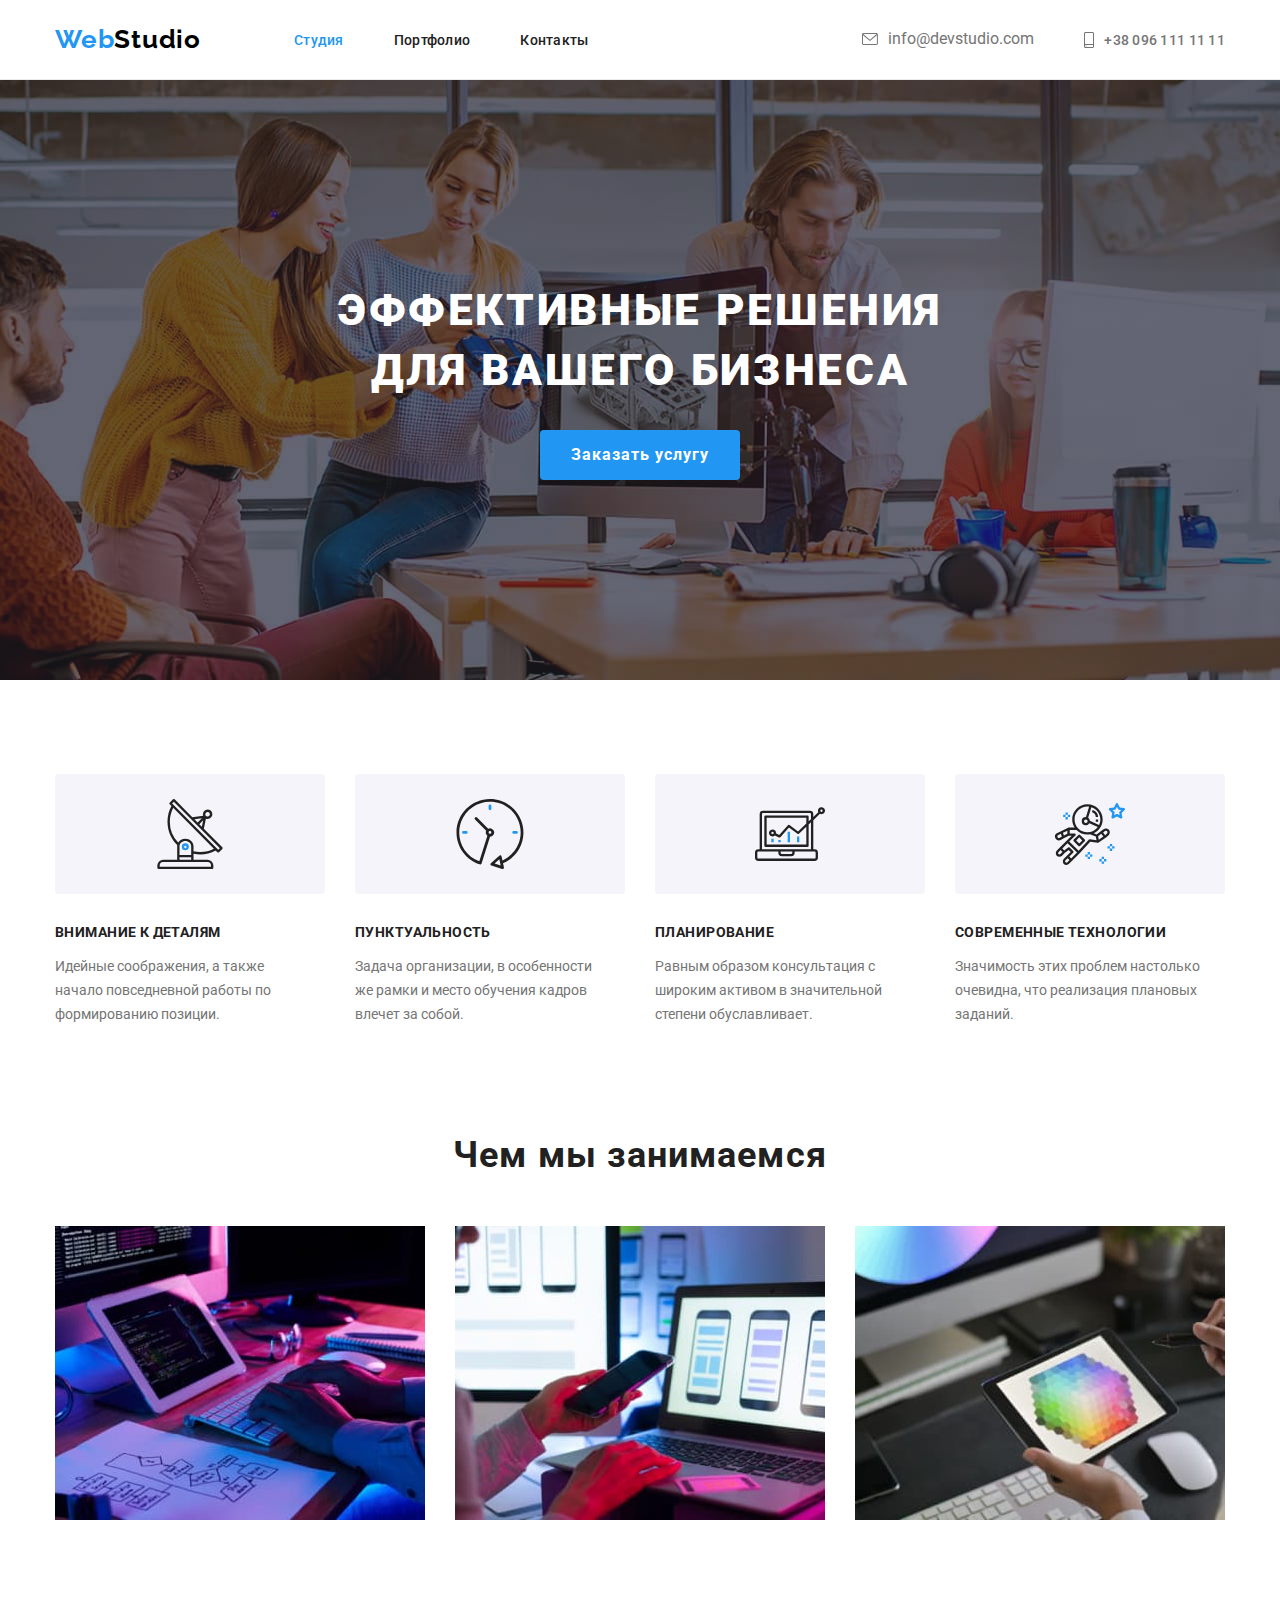
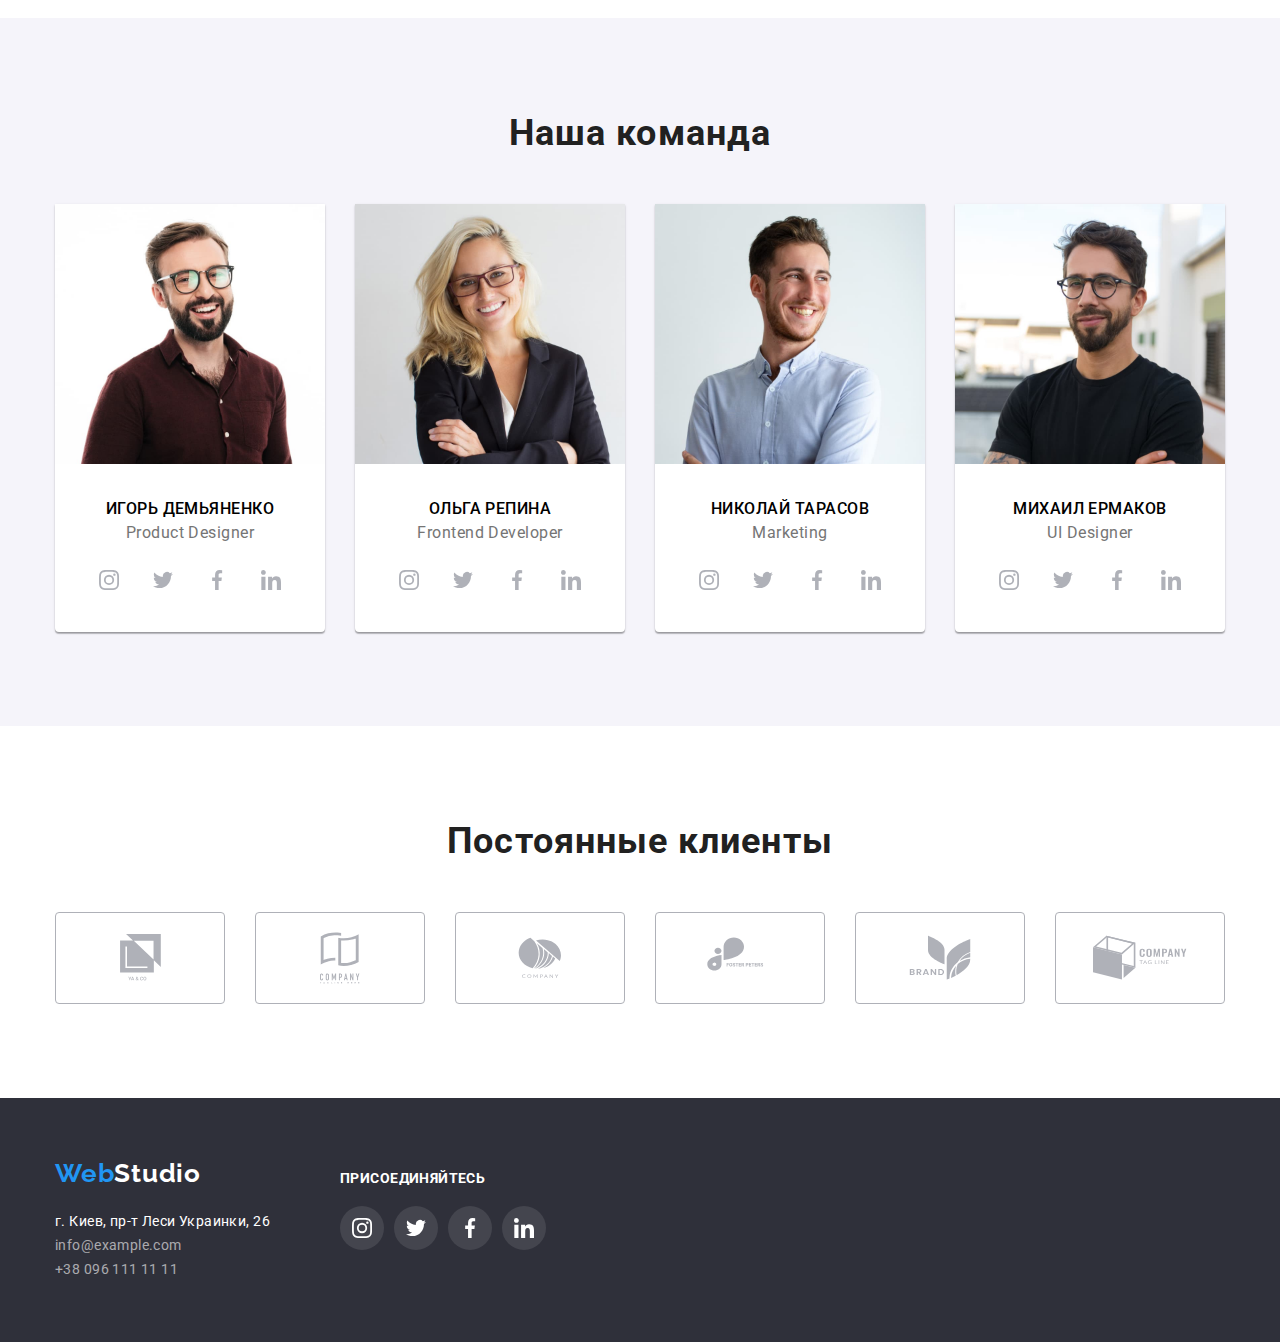
<file: index.html>
<!DOCTYPE html>
<html lang="ru">
  <head>
    <meta charset="UTF-8" />
    <meta http-equiv="X-UA-Compatible" content="IE=edge" />
    <meta name="viewport" content="width=device-width, initial-scale=1.0" />
    <title>Studio</title>
    <link rel="stylesheet" href="./css/normalize.css" />
    <link rel="stylesheet" href="./css/style.css" />
    <link
      href="https://fonts.googleapis.com/css2?family=Raleway:wght@700&family=Roboto:wght@400;500;700;900&display=swap"
      rel="stylesheet"
    />
  </head>
  <body>
    <header class="header-sections">
      <div class="container header-container">
        <nav class="main-nav">
          <a class="webstudio" href="./index.html"
            ><span class="txt-bl">Web</span>Studio</a
          >
          <ul class="all-header">
            <li class="item header-link">
              <a href="./index.html" class="current" >Студия</a>
            </li>
            <li class="item header-link">
              <a href="./portfolio.html">Портфолио</a>
            </li>
            <li class="item header-link"><a href="">Контакты</a></li>
          </ul>
          </nav>
          <ul class="header-contacts">
            <li class="item header-mail">
              <a class="header-mail-set" href="mailto:info@devstudio.com">
                <svg class="header-mail-icon" width= "16" height= "12">
                  <use href="./images/symbol-defs.svg#icon-envelope"></use>
                </svg>info@devstudio.com</a>
            </li>
            <li class="item header-phone">
              <a class="header-phone-set" href="tel:+380961111111">
                <svg class="header-phone-icon" width= "10" height= "16">
                <use href="./images/symbol-defs.svg#icon-smartphone"></use>
              </svg>+38 096 111 11 11</a>
            </li>
          </ul>
      </div>
    </header>
    <main>
      <section class="main-header-sections">
        <h1>
          Эффективные решения <br />
          для вашего бизнеса
        </h1>
        <button type="button" class="btn-blue">Заказать услугу</button>
      </section>
      <section class="all-about-sections">
        <div class="container">
          <ul class="menu all-about">
            <li class="item">
              <div class="item-icon">
                <svg class="item-icon-svg">
                  <use href="./images/symbol-defs.svg#icon-antenna"></use>
                </svg>
              </div>
              <h3 class="item-text">Внимание к деталям</h3>
              <p class="about">
                Идейные соображения, а также <br />
                начало повседневной работы по <br />
                формированию позиции.
              </p>
            </li>
            <li class="item">
              <div class="item-icon">
                <svg class="item-icon-svg">
                  <use href="./images/symbol-defs.svg#icon-clock1"></use>
                </svg>
              </div>
              <h3 class="item-text">Пунктуальность</h3>
              <p class="about">
                Задача организации, в особенности <br />
                же рамки и место обучения кадров <br />
                влечет за собой.
              </p>
            </li>
            <li class="item">
              <div class="item-icon">
                <svg class="item-icon-svg">
                  <use href="./images/symbol-defs.svg#icon-diagram"></use>
                </svg>
              </div>
              <h3 class="item-text">Планирование</h3>
              <p class="about">
                Равным образом консультация с <br />
                широким активом в значительной <br />
                степени обуславливает.
              </p>
            </li>
            <li class="item">
              <div class="item-icon">
                <svg class="item-icon-svg">
                  <use href="./images/symbol-defs.svg#icon-astronaut"></use>
                </svg>
              </div>
              <h3 class="item-text">Современные технологии</h3>
              <p class="about">
                Значимость этих проблем настолько <br />
                очевидна, что реализация плановых <br />
                заданий.
              </p>
            </li>
          </ul>
        </div>
      </section>
      <section class="all-work-sections">
        <div class="container">
          <h2 class="work-text">Чем мы занимаемся</h2>
          <ul class="menu work-sections">
            <li class="item">
              <img src="./images/box1.jpg" alt="box1" width="370" />
            </li>
            <li class="item">
              <img src="./images/box2.jpg" alt="box2" width="370" />
            </li>
            <li class="item">
              <img src="./images/box3.jpg" alt="box3" width="370" />
            </li>
          </ul>
        </div>
        </section>
        <section class="team-sections">
          <div class="container">
            <h2>Наша команда</h2>
            <ul class="menu team-sections-box">
              <li class="item team">
                <img src="./images/igor.jpg" alt="igor" width="270" />
                <div class="team-text">
                  <h3 class="team-employee">Игорь Демьяненко</h3>
                  <p class="team-position">Product Designer</p>
                  <ul class="icons-list">
                    <li class="item">
                      <a class="links-list" href="">
                        <svg class="icon" width="20px" height="20px">
                          <use href="./images/symbol-defs.svg#icon-instagram"></use>
                        </svg>
                      </a>
                    </li>
                    <li class="item">
                      <a class="links-list" href="">
                        <svg class="icon" width="20px" height="20px">
                          <use href="./images/symbol-defs.svg#icon-twitter"></use>
                        </svg>
                      </a>
                    </li>
                    <li class="item">
                      <a class="links-list" href="">
                        <svg class="icon" width="20px" height="20px">
                          <use href="./images/symbol-defs.svg#icon-facebook"></use>
                        </svg>
                      </a>
                    </li>
                    <li class="item">
                      <a class="links-list" href="">
                        <svg class="icon" width="20px" height="20px">
                          <use href="./images/symbol-defs.svg#icon-linkedin"></use>
                        </svg>
                      </a>
                    </li>
                  </ul>
                </div>
              </li>
              <li class="item team">
                <img src="./images/olga.jpg" alt="olga" width="270" />
                <div class="team-text">
                  <h3 class="team-employee">Ольга Репина</h3>
                  <p class="team-position">Frontend Developer</p>
                  <ul class="icons-list">
                    <li class="item">
                      <a class="links-list" href="">
                        <svg class="icon" width="20px" height="20px">
                          <use href="./images/symbol-defs.svg#icon-instagram"></use>
                        </svg>
                      </a>
                    </li>
                    <li class="item">
                      <a class="links-list" href="">
                        <svg class="icon" width="20px" height="20px">
                          <use href="./images/symbol-defs.svg#icon-twitter"></use>
                        </svg>
                      </a>
                    </li>
                    <li class="item">
                      <a class="links-list" href="">
                        <svg class="icon" width="20px" height="20px">
                          <use href="./images/symbol-defs.svg#icon-facebook"></use>
                        </svg>
                      </a>
                    </li>
                    <li class="item">
                      <a class="links-list" href="">
                        <svg class="icon" width="20px" height="20px">
                          <use href="./images/symbol-defs.svg#icon-linkedin"></use>
                        </svg>
                      </a>
                    </li>
                  </ul>
                </div>
              </li>
              <li class="item team">
                <img src="./images/nikolay.jpg" alt="nikolay" width="270" />
                <div class="team-text">
                  <h3 class="team-employee">Николай Тарасов</h3>
                  <p class="team-position">Marketing</p>
                  <ul class="icons-list">
                    <li class="item">
                      <a class="links-list" href="">
                        <svg class="icon" width="20px" height="20px">
                          <use href="./images/symbol-defs.svg#icon-instagram"></use>
                        </svg>
                      </a>
                    </li>
                    <li class="item">
                      <a class="links-list" href="">
                        <svg class="icon" width="20px" height="20px">
                          <use href="./images/symbol-defs.svg#icon-twitter"></use>
                        </svg>
                      </a>
                    </li>
                    <li class="item">
                      <a class="links-list" href="">
                        <svg class="icon" width="20px" height="20px">
                          <use href="./images/symbol-defs.svg#icon-facebook"></use>
                        </svg>
                      </a>
                    </li>
                    <li class="item">
                      <a class="links-list" href="">
                        <svg class="icon" width="20px" height="20px">
                          <use href="./images/symbol-defs.svg#icon-linkedin"></use>
                        </svg>
                      </a>
                    </li>
                  </ul>
                </div>
              </li>
              <li class="item team">
                <img src="./images/michael.jpg" alt="michael" width="270" />
                <div class="team-text">
                  <h3 class="team-employee">Михаил Ермаков</h3>
                  <p class="team-position">UI Designer</p>
                  <ul class="icons-list">
                    <li class="item">
                      <a class="links-list" href="">
                        <svg class="icon" width="20px" height="20px">
                          <use href="./images/symbol-defs.svg#icon-instagram"></use>
                        </svg>
                      </a>
                    </li>
                    <li class="item">
                      <a class="links-list" href="">
                        <svg class="icon" width="20px" height="20px">
                          <use href="./images/symbol-defs.svg#icon-twitter"></use>
                        </svg>
                      </a>
                    </li>
                    <li class="item">
                      <a class="links-list" href="">
                        <svg class="icon" width="20px" height="20px">
                          <use href="./images/symbol-defs.svg#icon-facebook"></use>
                        </svg>
                      </a>
                    </li>
                    <li class="item">
                      <a class="links-list" href="">
                        <svg class="icon" width="20px" height="20px">
                          <use href="./images/symbol-defs.svg#icon-linkedin"></use>
                        </svg>
                      </a>
                    </li>
                  </ul>
                </div>
              </li>
            </ul>
          </div>
      </section>
      <section class="clients-sections">
        <div class="container">
          <h2 class="clients-text">Постоянные клиенты</h2>
          <ul class="clients-set">
            <li class="item">
              <a href="" class="clients-logo" >
                <svg width="41" height="46.7">
                  <use href="./images/symbol-defs.svg#icon-client1"></use>
                </svg>
              </a>
            </li>
            <li class="item">
              <a href="" class="clients-logo" >
                <svg width="40" height="52">
                  <use href="./images/symbol-defs.svg#icon-client2"></use>
                </svg>
              </a>
            </li>
            <li class="item">
              <a href="" class="clients-logo" >
                <svg width="43.46" height="41.18">
                  <use href="./images/symbol-defs.svg#icon-client3"></use>
                </svg>
              </a>
            </li>
            <li class="item">
              <a href="" class="clients-logo" >
                <svg width="84.44" height="40.62">
                  <use href="./images/symbol-defs.svg#icon-client4"></use>
                </svg>
              </a>
            </li>
            <li class="item">
              <a href="" class="clients-logo" >
                <svg width="62.64" height="45.43">
                  <use href="./images/symbol-defs.svg#icon-client5"></use>
                </svg>
              </a>
            </li>
            <li class="item">
              <a href="" class="clients-logo" >
                <svg width="93.79" height="46.7">
                  <use href="./images/symbol-defs.svg#icon-client6"></use>
                </svg>
              </a>
            </li>
          </ul>
        </div>
      </section>
    </main>
    <footer class="footer-sections">  
      <div class="container">
          <div class="container-adress">
          <a class="webstudio white" href="./index.html"
            ><span class="txt-bl">Web</span>Studio</a>
          <address>
            <ul class="footer-all">
              <li>
                <a
                  class="map link footer-adress"
                  href="https://bit.ly/3ffIdBp"
                  target="_blank"
                  rel="noopener noreferrer"
                  >г. Киев, пр-т Леси Украинки, 26</a>
              </li>
              <li>
                <a href="mailto:info@example.com" class="footer-mail">info@example.com</a
                >
              </li>
              <li>
                <a href="tel:+380961111111" class="footer-phone">+38 096 111 11 11</a
                >
              </li>
            </ul>
          </address>
          </div>
          <div class="connections">
            <h2 class="connections-text">присоединяйтесь</h2>
            <ul class="connections-set">
              <li class="item">
                <a href="" class="connections-set-icon">
                  <svg class="connections-icon">
                    <use href="./images/symbol-defs.svg#icon-instagram_footer"></use>       
                  </svg>
                </a>
              </li>
              <li class="item">
                <a href="" class="connections-set-icon">
                  <svg class="connections-icon">
                    <use href="./images/symbol-defs.svg#icon-twitter_footer"></use>       
                  </svg>
                </a>
              </li>
              <li class="item">
                <a href="" class="connections-set-icon">
                  <svg class="connections-icon">
                    <use href="./images/symbol-defs.svg#icon-facebook_footer"></use>       
                  </svg>
                </a>
              </li>
              <li class="item">
                <a href="" class="connections-set-icon">
                  <svg class="connections-icon">
                    <use href="./images/symbol-defs.svg#icon-linkedin_footer"></use>       
                  </svg>
                </a>
              </li>
            </ul>
          </div>
    </div>
    </footer>
  </body>
</html>
</file>
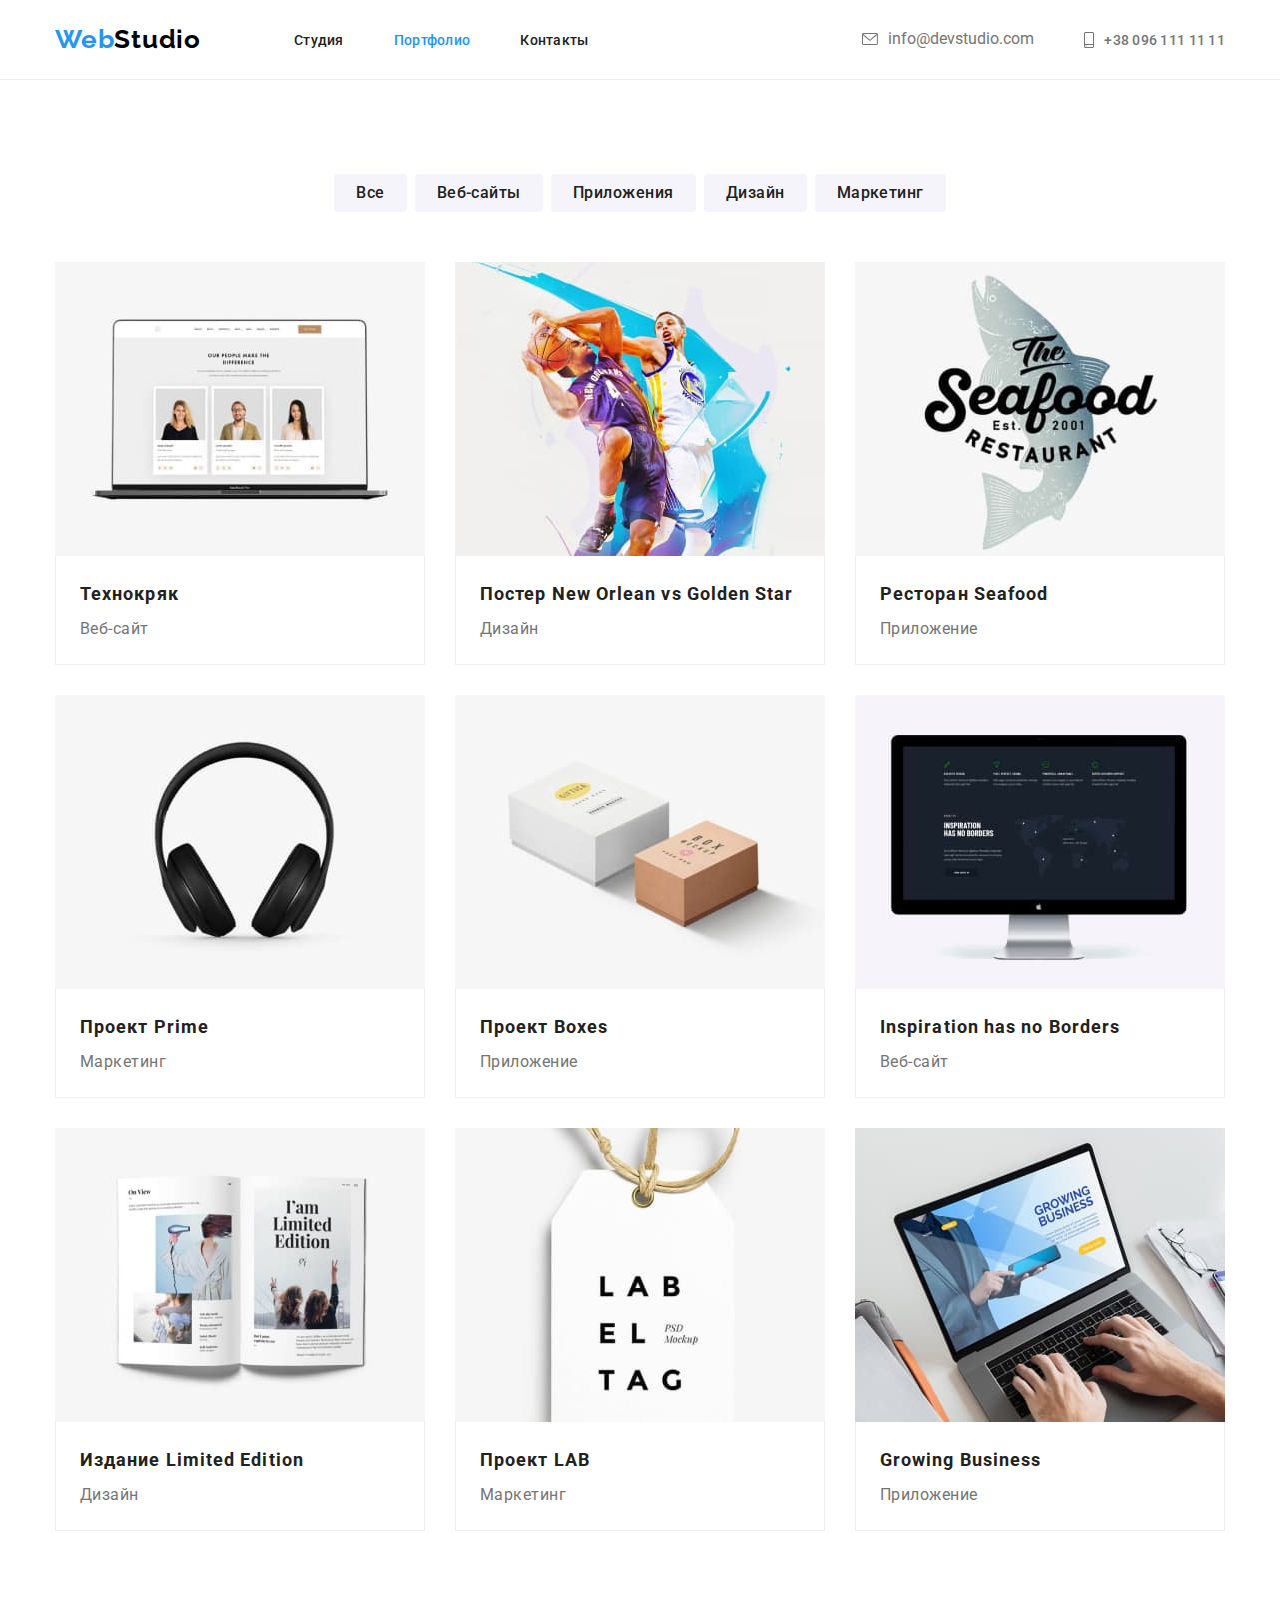
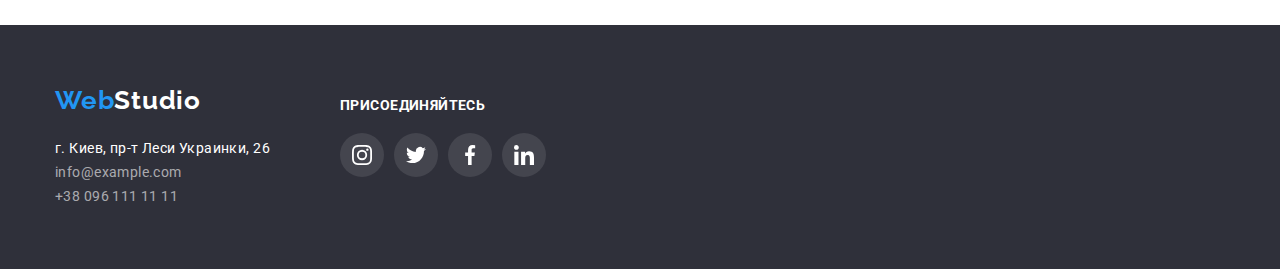
<file: portfolio.html>
<!DOCTYPE html>
<html lang="ru">
  <head>
    <meta charset="UTF-8" />
    <meta http-equiv="X-UA-Compatible" content="IE=edge" />
    <meta name="viewport" content="width=device-width, initial-scale=1.0" />
    <title>Portfolio</title>
    <link rel="stylesheet" href="./css/normalize.css" />
    <link rel="stylesheet" href="./css/style.css" />
    <link
      href="https://fonts.googleapis.com/css2?family=Raleway:wght@700&family=Roboto:wght@400;500;700;900&display=swap"
      rel="stylesheet"
    />
  </head>
  <body>
    <header class="header-sections">
      <div class="container header-container">
        <nav class="main-nav">
          <a class="webstudio" href="./index.html"
            ><span class="txt-bl">Web</span>Studio</a
          >
          <ul class="all-header">
            <li class="item header-link">
              <a href="./index.html">Студия</a>
            </li>
            <li class="item header-link">
              <a href="./portfolio.html"  class="current" >Портфолио</a>
            </li>
            <li class="item header-link"><a href="">Контакты</a></li>
          </ul>
          </nav>
          <ul class="header-contacts">
            <li class="item header-mail">
              <a class="header-mail-set" href="mailto:info@devstudio.com">
                <svg class="header-mail-icon" width= "16" height= "12">
                  <use href="./images/symbol-defs.svg#icon-envelope"></use>
                </svg>info@devstudio.com</a>
            </li>
            <li class="item header-phone">
              <a class="header-phone-set" href="tel:+380961111111">
                <svg class="header-phone-icon" width= "10" height= "16">
                <use href="./images/symbol-defs.svg#icon-smartphone"></use>
              </svg>+38 096 111 11 11</a>
            </li>
          </ul>
      </div>
    </header>
    <main>
      <section class="all-port-sections">
        <div class="container">
          <ul class="menu-btn">
            <li class="item">
              <button type="button" class="btn-port">Все</button>
            </li>
            <li class="item">
              <button type="button" class="btn-port">Веб-сайты</button>
            </li>
            <li class="item">
              <button type="button" class="btn-port">Приложения</button>
            </li>
            <li class="item">
              <button type="button" class="btn-port">Дизайн</button>
            </li>
            <li class="item">
              <button type="button" class="btn-port">Маркетинг</button>
            </li>
          </ul>
          <ul class="card-set">
            <li class="item-port">
              <a href="" class="item-port-card">
                <div class="card-thumb">
                  <img src="./images/teсhno.jpg" alt="teсhno" />
                </div>
                <div class="card-content">
                  <h4 class="card-heading">Технокряк</h4>
                  <p class="card-text">Веб-сайт</p>
                </div>
              </a>
            </li>
            <li class="item-port">
              <a href="" class="item-port-card">
                <div class="card-thumb">
                  <img class="item-port-img" src="./images/poster.jpg" alt="poster" />
                </div>
                <div class="card-content">
                  <h4 class="card-heading">Постер New Orlean vs Golden Star</h4>
                  <p class="card-text">Дизайн</p>
                </div>
              </a>
            </li>
            <li class="item-port">
              <a href="" class="item-port-card">
                <div class="card-thumb">
                  <img class="item-port-img" src="./images/seafood.jpg" alt="seafood" />
                </div>
                <div class="card-content">
                  <h4 class="card-heading">Ресторан Seafood</h4>
                  <p class="card-text">Приложение</p>
                </div>
              </a>
            </li>
            <li class="item-port">
              <a href="" class="item-port-card">
                <div class="card-thumb">
                  <img class="item-port-img" src="./images/prime.jpg" alt="prime" />
                </div>
                <div class="card-content">
                  <h4 class="card-heading">Проект Prime</h4>
                  <p class="card-text">Маркетинг</p>
                </div>
              </a>
            </li>
            <li class="item-port">
              <a href="" class="item-port-card">
                <div class="card-thumb">
                  <img class="item-port-img" src="./images/boxes.jpg" alt="boxes" />
                </div>
                <div class="card-content">
                  <h4 class="card-heading">Проект Boxes</h4>
                  <p class="card-text">Приложение</p>
                </div>
              </a>
            </li>
            <li class="item-port">
              <a href="" class="item-port-card">
                <div class="card-thumb">
                  <img class="item-port-img" src="./images/inspiration.jpg" alt="inspiration" />
                </div>
                <div class="card-content">
                  <h4 class="card-heading">Inspiration has no Borders</h4>
                  <p class="card-text">Веб-сайт</p>
                </div>
              </a>
            </li>
            <li class="item-port">
              <a href="" class="item-port-card">
                <div class="card-thumb">
                  <img class="item-port-img" src="./images/limited.jpg" alt="limited" />
                </div>
                <div class="card-content">
                  <h4 class="card-heading">Издание Limited Edition</h4>
                  <p class="card-text">Дизайн</p>
                </div>
              </a>
            </li>
            <li class="item-port">
              <a href="" class="item-port-card">
                <div class="card-thumb">
                  <img class="item-port-img" src="./images/lab.jpg" alt="lab" />
                </div>
                <div class="card-content">
                  <h4 class="card-heading">Проект LAB</h4>
                  <p class="card-text">Маркетинг</p>
                </div>
              </a>
            </li>
            <li class="item-port">
              <a href="" class="item-port-card">
                <div class="card-thumb">
                  <img class="item-port-img" src="./images/growing.jpg" alt="growing" />
                </div>
                <div class="card-content">
                  <h4 class="card-heading">Growing Business</h4>
                  <p class="card-text">Приложение</p>
                </div>
              </a>
            </li>
          </ul>
        </div>
      </section>
    </main>
    <footer class="footer-sections">  
      <div class="container">
          <div class="container-adress">
          <a class="webstudio white" href="./index.html"
            ><span class="txt-bl">Web</span>Studio</a>
          <address>
            <ul class="footer-all">
              <li>
                <a
                  class="map link footer-adress"
                  href="https://bit.ly/3ffIdBp"
                  target="_blank"
                  rel="noopener noreferrer"
                  >г. Киев, пр-т Леси Украинки, 26</a>
              </li>
              <li>
                <a href="mailto:info@example.com" class="footer-mail">info@example.com</a
                >
              </li>
              <li>
                <a href="tel:+380961111111" class="footer-phone">+38 096 111 11 11</a
                >
              </li>
            </ul>
          </address>
          </div>
          <div class="connections">
            <h2 class="connections-text">присоединяйтесь</h2>
            <ul class="connections-set">
              <li class="item">
                <a href="" class="connections-set-icon">
                  <svg class="connections-icon">
                    <use href="./images/symbol-defs.svg#icon-instagram_footer"></use>       
                  </svg>
                </a>
              </li>
              <li class="item">
                <a href="" class="connections-set-icon">
                  <svg class="connections-icon">
                    <use href="./images/symbol-defs.svg#icon-twitter_footer"></use>       
                  </svg>
                </a>
              </li>
              <li class="item">
                <a href="" class="connections-set-icon">
                  <svg class="connections-icon">
                    <use href="./images/symbol-defs.svg#icon-facebook_footer"></use>       
                  </svg>
                </a>
              </li>
              <li class="item">
                <a href="" class="connections-set-icon">
                  <svg class="connections-icon">
                    <use href="./images/symbol-defs.svg#icon-linkedin_footer"></use>       
                  </svg>
                </a>
              </li>
            </ul>
          </div>
    </div>
    </footer>
  </body>
</html>
</file>
<file: css/style.css>
html {
  box-sizing: border-box;
}
*,
*::before,
*::after {
  box-sizing: border-box;
}

body {
  font-family: "Roboto", "Raleway", sans-serif;
  max-width: 1600px;
  margin: 0 auto;
}
a {
  text-decoration: none;
}

.menu {
  display: flex;
}
ul {
  margin-block-start: 0px;
  margin-block-end: 0px;
  margin-inline-start: 0px;
  margin-inline-end: 0px;
  padding-inline-start: 0px;
}
.main-nav {
  display: flex;
  align-items: center;
}
.container {
  width: 1200px;
  padding: 0px 15px;
  margin: 0 auto;
}
.sections {
  padding: 94px 0;
}
.header-sections {
  border-bottom: 1px solid rgba(236, 236, 236, 1);
  padding-top: 24px;
  padding-bottom: 24px;
}
.txt-bl {
  color: #2196f3;
}

.webstudio {
  color: black;
  font-family: Raleway;
  font-style: normal;
  font-weight: bold;
  font-size: 26px;
  line-height: 31px;
  letter-spacing: 0.03em;
  text-decoration: none;
}

li {
  list-style-type: none;
}
.all-header {
  display: flex;
  margin-left: 93px;
}

.all-header .item {
  margin-right: 50px;
}
.all-header .item:last-child {
  margin-right: 0px;
}
.header-container {
  display: flex;
}
h1 {
  color: #fff;
  font-style: normal;
  font-weight: 900;
  font-size: 44px;
  line-height: 60px;
  text-align: center;
  letter-spacing: 0.06em;
  text-transform: uppercase;
  margin-block-start: 0px;
  margin-block-end: 0px;
 }
h2 {
  color: #212121;
  font-style: normal;
  font-weight: bold;
  font-size: 36px;
  line-height: 42px;
  text-align: center;
  letter-spacing: 0.03em;
  margin-block-start: 0;
    margin-block-end: 0;
    margin-inline-start: 0;
    margin-inline-end: 0;
}
h3 {
  color: #212121;
  font-style: normal;
  font-weight: bold;
  font-size: 14px;
  line-height: 16px;
  letter-spacing: 0.03em;
  text-transform: uppercase;
  inherits: none;
}

.header-link {
  text-decoration: none;
  font-style: normal;
  font-weight: 500;
  font-size: 14px;
  line-height: 16px;
  letter-spacing: 0.02em;

}
.header-link a {
  color: #212121;
  display: block;

}
a.current {
  color: #2196f3;
  }

.header-link a:hover {
  color: #2196f3;
}
.header-link a:focus {
  color: #2196f3;
}
.header-contacts {
  display: flex;
  margin-left: auto;
  align-items: center;
}
.header-contacts .item + .item {
  margin-left: 50px;
}
.header-contacts .item .header-mail {
  font-style: normal;
  font-weight: 500;
  font-size: 14px;
  line-height: 16px;
  letter-spacing: 0.02em;
}
.header-mail {
  display: flex;
  align-items: center;
}

.header-mail-icon {
  margin-right: 10px;
  fill: currentColor;
  
}
.header-mail a {
  color: rgba(117, 117, 117, 1);
  display: flex;
  align-items: center;
}
.header-mail a:hover {
  color: #2196f3;
}
.header-mail a:focus {
  color: #2196f3;
}
.header-phone {
  font-style: normal;
  font-weight: 500;
  font-size: 14px;
  line-height: 16px;
  letter-spacing: 0.02em;

}
.header-phone-set {
  display: flex;
  align-items: center;

}
.header-phone-icon {
  margin-right: 10px;
  fill: currentColor;
}

.header-phone a {
  color: rgba(117, 117, 117, 1);


}
.header-phone a:hover {
  color: #2196f3;
}
.header-phone a:focus {
  color: #2196f3;
}
.main-header-sections {
  background-color: #2f303a;
  padding-bottom: 200px;
  padding-top: 200px;
  max-width: 1600px;
  height: 600px;
  background-image: linear-gradient(to right, rgba(47, 48, 58, 0.4), rgba(47, 48, 58, 0.4)), url(../images/background.jpg);
  background-size: cover;
  background-position: center;
}
.btn-blue {
  color: white;
  background-color: #2196f3;
  font-family: Roboto;
  font-style: normal;
  font-weight: bold;
  font-size: 16px;
  line-height: 30px;
  letter-spacing: 0.06em;
  width: 200px;
  height: 50px;
  border: none;
  border-radius: 4px;
  margin: 0 auto;
  display: block;
  margin-top: 30px;

}

.all-about-sections {
  padding-top: 94px;
}

.all-about {
  justify-content: center;
  width: 1170px;
}
.all-about .item + .item {
  margin-left: 30px;
}

.about {
  color: #757575;
  font-style: normal;
  font-weight: normal;
  font-size: 14px;
  line-height: 24px;
}
.item-icon {
  display: flex;
  align-items: center;
  justify-content: center;
  background-color: #F5F4FA;
  border-radius: 4px;
  width: 270px;
  height: 120px;
  margin-bottom: 30px;

}
.item-icon-svg {
  width: 70px;
  height: 70px;
}
.item-text {
  margin-top: 0px;
}

.all-work-sections {
  padding-top: 94px;
  padding-bottom: 94px;
}
.work-sections .item + .item {
  margin-left: 30px;
}

.work-text {
  margin-top: 0px;
  margin-bottom: 50px;
}

.menu .item.team {
  justify-content: center;
}
.team-sections {
  background-color: #f5f4fa;
  padding-top: 94px;
  padding-bottom: 94px;
}
.team-sections .item + .item {
  margin-left: 30px;
}
.team-sections-box {
  justify-content: center;
  margin-top: 50px;
}
.item.team {
  box-shadow: 0px 1px 3px rgba(0, 0, 0, 0.12), 0px 1px 1px rgba(0, 0, 0, 0.14), 0px 2px 1px rgba(0, 0, 0, 0.2);
  border-radius: 0px 0px 4px 4px;
  background-color: white;
}
.team-text {
  padding-top: 30px;
  padding-bottom: 30px;
  padding-left: 32px;
  padding-right: 32px;

}
.team-employee {
  color: black;
  font-style: normal;
  font-weight: 500;
  font-size: 16px;
  line-height: 19px;
  text-align: center;
  letter-spacing: 0.03em;
  margin-top: 0;
  margin-bottom: 5px;
}
.team-position {
  color: #757575;
  font-style: normal;
  font-weight: normal;
  font-size: 16px;
  line-height: 19px;
  text-align: center;
  letter-spacing: 0.03em;
  margin-top: 5px;
  margin-bottom: 0;
}
.icons-list{
  display: flex;
  justify-content: space-between;
  margin-top: 16px;
  fill: #757575;
}
.icons-list .item + .item {
  margin-left: 10px;
}
.links-list {
  display: flex;
  height: 44px;
  width: 44px;
  border-radius: 50%;
  justify-content: center;
  align-items: center;
  fill: #AFB1B8;

}

.links-list:hover {
  background: #2196f3;
  fill: #ffffff; 
}
.links-list:focus {
  background: #2196f3;
  fill: #ffffff; 
}

.clients-sections {
  padding-top: 94px;
  padding-bottom: 94px;
}

.clients-set {
  display: flex;
  justify-content: space-between;
  margin-top: 50px;
}
.clients-logo {
  display: flex;
  width: 170px;
  height: 92px;
  justify-content: center;
  align-items: center;
  padding: 16px 32px;
  border: 1px solid #AFB1B8;
  border-radius: 4px;
  fill: #AFB1B8;
}

.clients-set :hover {
  border-color:  #2196F3;
  fill: #2196F3;
  cursor: pointer;
}
.clients-set :focus {
  border-color:  #2196F3;
  fill: #2196F3;
  cursor: pointer;
}
.clients-set .item + .item {
  margin-left: 30px;
}

.footer-sections {
  background-color: #2f303a;
  padding-top: 60px;
  padding-bottom: 61px;
}
.footer-sections .container {
  display: flex;
}
.link.footer-adress {
  color: white;
  text-decoration: none;
  font-style: normal;
  font-weight: normal;
  font-size: 14px;
  line-height: 24px;
  letter-spacing: 0.03em;
}
.txt-bl {
  margin-bottom: 20px;
}
.webstudio.white {
  display: block;
  margin-bottom: 20px;
}
.footer-mail {
  color: rgba(255, 255, 255, 0.6);
  text-decoration: none;
  font-style: normal;
  font-weight: normal;
  font-size: 14px;
  line-height: 24px;
  letter-spacing: 0.03em;
}
.footer-phone {
  color: rgba(255, 255, 255, 0.6);
  text-decoration: none;
  font-style: normal;
  font-weight: normal;
  font-size: 14px;
  line-height: 24px;
  letter-spacing: 0.03em;
}

.white {
  color: white;
}
.connections {
  margin-top: 12px;
  margin-left: 70px;
}
.connections-text {
  color: white;
  font-style: normal;
  font-weight: bold;
  font-size: 14px;
  line-height: 16px;
  letter-spacing: 0.03em;
  text-transform: uppercase;
  margin-bottom: 20px;
  text-align: left;

}
.connections-set {
  display: flex;
  justify-content: space-between;
  width: 206px;
  margin: 0 auto;
}
.connections-set-icon {
  display: flex;
  height: 44px;
  width: 44px;
  border-radius: 50%;
  justify-content: center;
  align-items: center;
  background: rgba(255, 255, 255, 0.1);
  fill: white;
}
.connections-set-icon:hover {
  background: #2196f3;
}
.connections-set-icon:focus {
  background: #2196f3;
  }
.connections-set .item + .item{
  margin-left: 10px;
  
}
.connections-icon {
  width: 20px;
  height: 20px;
}
/* Portfilio*/
.all-port-sections {
  padding-top: 94px;
  padding-bottom: 94px;
}
.btn-port {
  color: #212121;
  background-color: #f5f4fa;
  font-family: roboto;
  font-style: normal;
  font-weight: 500;
  font-size: 16px;
  line-height: 26px;
  height: 38px;
  letter-spacing: 0.03em;
  border: none;
  border-radius: 4px;
  padding: 6px 22px 6px 22px;
  white-space: nowrap;
}
.btn-port:hover {
  color: white;
  background-color: #2196f3;
  box-shadow: 0px 3px 1px rgba(0, 0, 0, 0.1), 0px 1px 2px rgba(0, 0, 0, 0.08),
    0px 2px 2px rgba(0, 0, 0, 0.12);
}

.btn-port:focus {
  color: white;
  background-color: #2196f3;
  box-shadow: 0px 3px 1px rgba(0, 0, 0, 0.1), 0px 1px 2px rgba(0, 0, 0, 0.08),
    0px 2px 2px rgba(0, 0, 0, 0.12);
}

.menu-btn {
  display: flex;
  justify-content: center;
  margin-bottom: 50px;

}
.menu-btn .item + .item {
  margin-left: 8px;
}
h4 {
  color: #212121;
  font-style: normal;
  font-weight: bold;
  font-size: 18px;
  line-height: 36px;
  letter-spacing: 0.06em;
}
.container-port {
  padding-bottom: 94px;
}

.card-set {
  display: flex;
  flex-wrap: wrap;
  margin-left: -30px;
  margin-top: -30px;
  list-style: none;
}

.item-port {
  display: flex;
  margin-left: 30px;
  margin-top: 30px;
  flex-basis: cals((100%-90px)/3);
  
}
.item-port-card:hover {
  box-shadow: 0px 1px 1px rgba(0, 0, 0, 0.12), 0px 4px 4px rgba(0, 0, 0, 0.06), 1px 4px 6px rgba(0, 0, 0, 0.16);
}
.item-port-card:focus {
  box-shadow: 0px 1px 1px rgba(0, 0, 0, 0.12), 0px 4px 4px rgba(0, 0, 0, 0.06), 1px 4px 6px rgba(0, 0, 0, 0.16);
}
.card-thumb {
  margin-bottom: -4.5px;
}

.card-content {
  padding: 20px 24px;
  border: 1px solid rgba(238, 238, 238, 1);
  border-top: none;
}
.card-heading {
  color: #212121;
  font-style: normal;
  font-weight: bold;
  font-size: 18px;
  line-height: 36px;
  letter-spacing: 0.06em;
  margin-top: 0;
  margin-bottom: 2px;
}
.card-text {
  color: #757575;
  font-style: normal;
  font-weight: normal;
  font-size: 16px;
  line-height: 30px;
  letter-spacing: 0.03em;
  margin-top: 2px;
  margin-bottom: 0;
}
</file>
